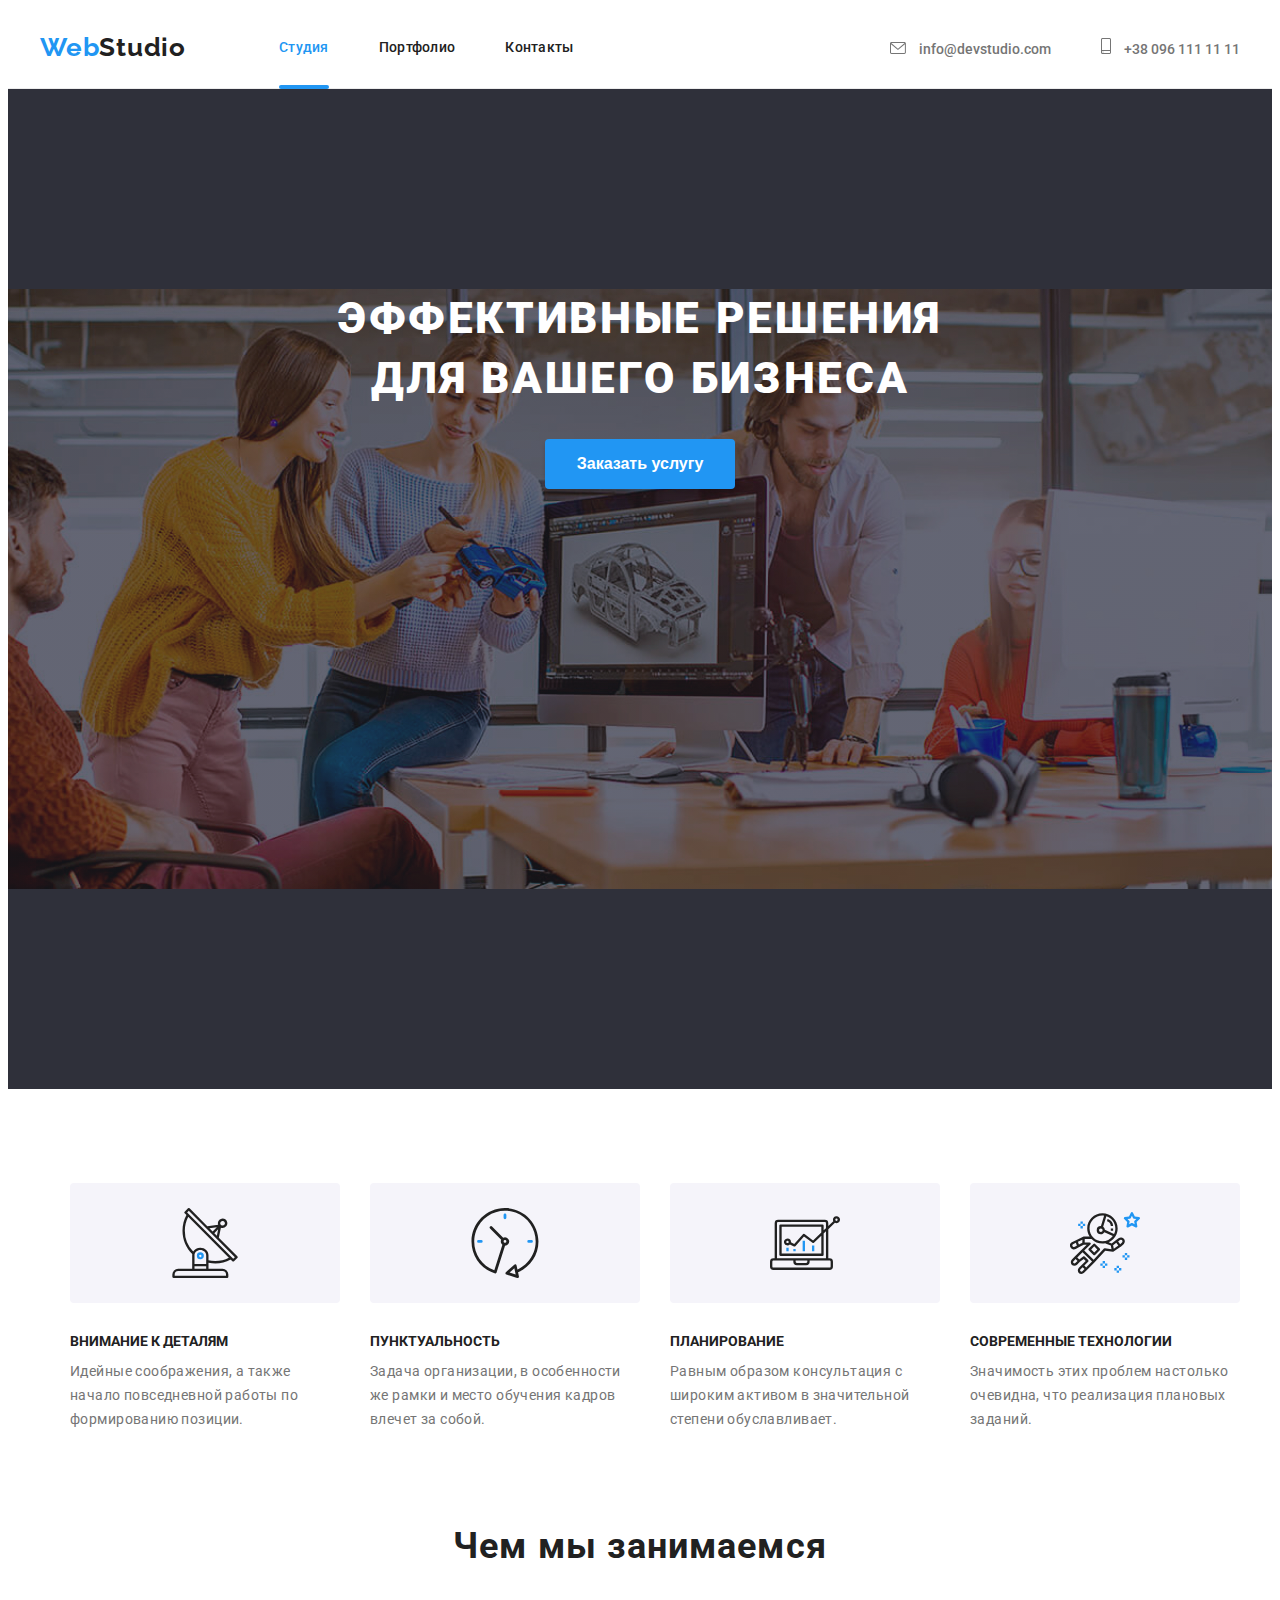
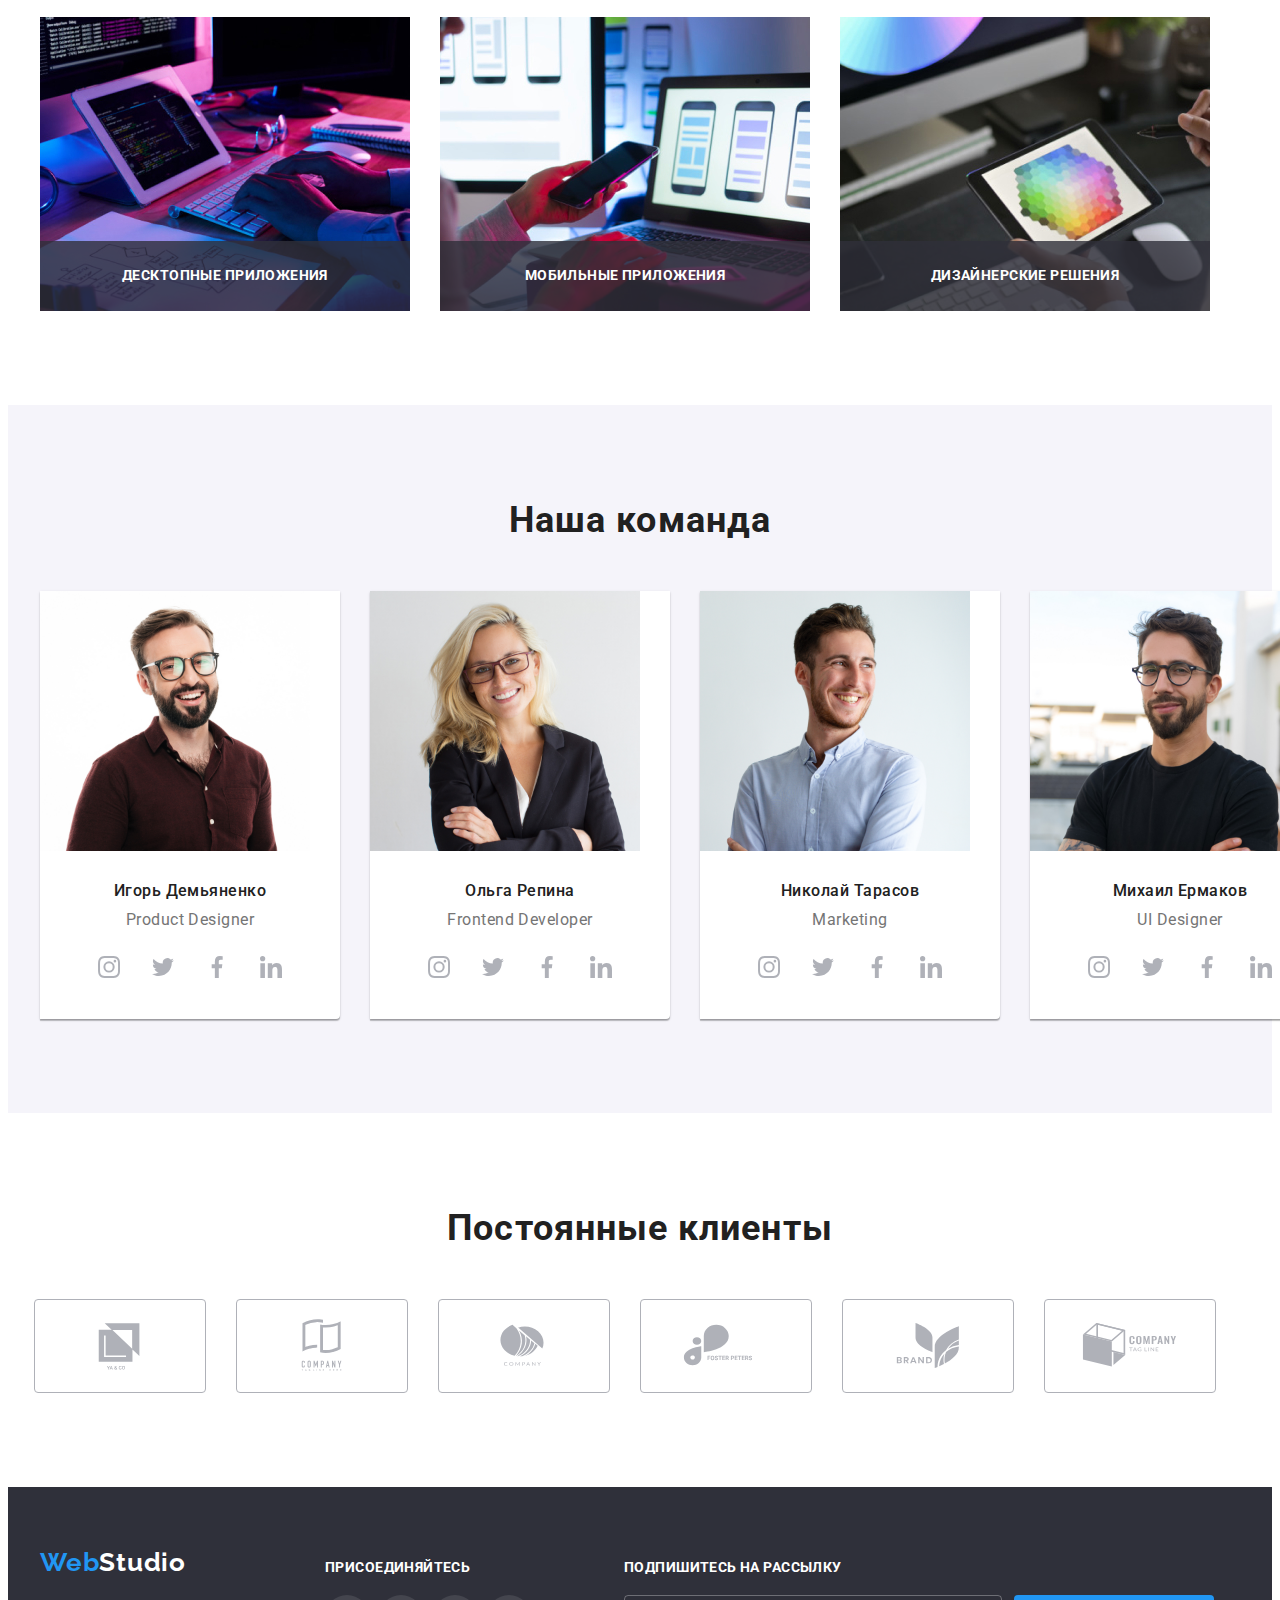
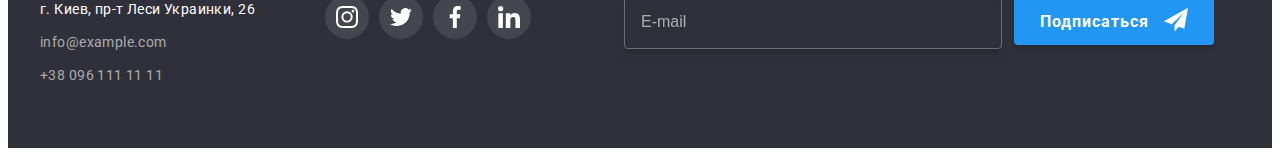
<file: index.html>
<!DOCTYPE html>
<html lang="ru">

    <head>
    <meta charset="UTF-8">
    <meta http-equiv="X-UA-Compatible" content="IE=edge">
    <meta name="viewport" content="width=device-width, initial-scale=1.0">
    <title>Document</title>

    <link rel="preconnect" href="https://fonts.googleapis.com" />
    <link rel="preconnect" href="https://fonts.gstatic.com" crossorigin />
    <link
        href="https://fonts.googleapis.com/css2?family=Raleway:wght@700&family=Roboto:wght@400;500;700;900&display=swap"
        rel="stylesheet" />

    <link rel="stylesheet" href="https://cdnjs.cloudflare.com/ajax/libs/modern-normalize/1.1.0/modern-normalize.min.css"
            integrity="sha512-wpPYUAdjBVSE4KJnH1VR1HeZfpl1ub8YT/NKx4PuQ5NmX2tKuGu6U/JRp5y+Y8XG2tV+wKQpNHVUX03MfMFn9Q=="
            crossorigin="anonymous" referrerpolicy="no-referrer" />
    
     <link rel="stylesheet" href="./css/styles.css" />
     <link rel="stylesheet" href="./images/icons.svg" />
    <link rel="stylesheet" href="./jc/modal.js" />
   
    </head>

    <body>
        <!--Шапка-->
    <header class="page-header">
        <!--Навигация-->
       <div class="container">
        <nav class="header-nav">
            <a href="./index.html" class="logo" lang="en">
                <span class="text-accent-logo">Web</span><span class="text-logo">Studio</span>
            </a>
            <ul class="nav-link">
                <li class="nav-itam"><a href="./index.html" class="link text-accent">Студия</a></li>
                <li class="nav-itam"> <a href="./portfolio.html" class="link">Портфолио</a></li>
                <li class="nav-itam"><a href="" class="link">Контакты</a></li>
            </ul>
        
        <ul class="contacts contacts-header">
            <li class="contact-list">
               
                <a href="mailto:info@devstudio.com" class="contacts contacts-link-header">
                    <svg class="mail-icon" width="16" height="12">
                        <use href="./images/icons.svg#icon-envelope"></use>
                    </svg>
                    info@devstudio.com
                </a>
            
            </li>
                <li class="contact-list">
                   
                <a href="tel:+380961111111" class="contacts contacts-link-header">
                    <svg class="phone-icon" width="10" height="16">
                        <use href="./images/icons.svg#icon-smartphone"></use>
                    </svg>
                    +38 096 111 11 11
                </a>
       
        </li>
            </ul>
        </nav>
        </div>
    </header>
    <main>
        <!-- Заказ услуг -->
        <section class="hero-section">
           
            <div class="container">
            <h1 class="text-hero">Эффективные решения для вашего бизнеса</h1>
            <button class="button-order" type="button" data-modal-open>Заказать услугу</button>
            <!--Модалка-->
            <div class="backdrop is-hidden" data-modal>
                <div class="modal">
                    <button class="btn-close" type="button" data-modal-close>
                        <svg class="btn-close-icone" width="18" height="18">
                            <use href="./images/icons/decoration /close.svg#icon-close"></use>
                        </svg>
                       
                    </button>
                    <p class="modal-text">
                    Оставьте свои данные, мы вам перезвоним
                    </p>
                    <form class="form" autocomplete="off">
                        <ul class="form-field">
                            <li class="form-field">
                            <label for="name" class="form-label">Имя</label>
                                <input type="text" class="input-text" name="name" />
                                <span class="form-icon">
                                <svg class="name-icon" width="18" height="18">
                                    <use href="./images/icons.svg#icon-person"></use>
                                </svg>
                                </span>
                            </li>
                       <li class="form-field">
                            <label for="tel" class="form-label">Телефон</label>
                                <input type="text" class="input-text" name="tel" />
                                <span class="form-icon">
                                <svg class="tel-icon" width="18" height="18">
                                    <use href="./images/icons.svg#icon-phonemodal"></use>
                                </svg>
                                </span>
                            </li>
                        <li class="form-field">
                            <label for="email" class="form-label">Почта</label>
                            <input type="text" class="input-text" name="email" />
                               <span class="form-icon"> 
                                   <svg class="email-icon" width="18" height="18">
                                    <use href="./images/icons.svg#icon-emailmodal"></use>
                                 </svg>
                                </span>
                            </li>
                        <li class="form-field">
                            <label for="comment" class="form-label">Комментарий</label>
                            <textarea class="comment-input" name="comment" id="comment"  rows="5" placeholder="Введите текст"></textarea>
                        </li>
                        </ul>
                        <div class="form-policy">
                            <label for="policy" class="form-agree">
                            <input class="checkbox-hidden" type="checkbox" name="policy" id="policy" />
                            <span class="policy-icon">
                            <svg class="check-icon" width="16" height="16">
                                <use href="./images/icons.svg#icon-check"></use>
                            </svg>
                            </span>
                            <p class="check-agree">Соглашаюсь с рассылкой и принимаю <a class="policy-link" href="./"> Условия
                                    договора</a>
                                </p>
                            
                        </label>
                        </div>
                        <button class="button modal-btn"type="submit">Отправить</button>
                   
                    </form>
                </div>
            </div>
        </div>
        </section>
        <!-- <h2>Особенности</h2> -->
        <section class="special-features section">
           
            <div class="container">
                <ul class="feature-list">
                <li class="feature-item">
                    <div class="icon-wrapper">
                        <svg class="icon" width="70" height="70">
                            <use href="./images/icons.svg#icon-antenna"></use>
                        </svg>
                    </div>
                    <h3 class="feature feature-item">Внимание к деталям</h3>
                    <p class="feature-text">Идейные соображения, а также начало повседневной работы по формированию
                        позиции.</p>
                </li>
                <li class="feature-item">
                    <div class="icon-wrapper">
                        <svg class="icon" width="70" height="70">
                            <use href="./images/icons.svg#icon-clock"></use>
                        </svg>
                    </div>
                    <h3 class="feature feature-item">Пунктуальность</h3>
                    <p class="feature-text">Задача организации, в особенности же рамки и место обучения кадров влечет
                        за собой.</p>
                </li>
                <li class="feature-item">
                    <div class="icon-wrapper">
                        <svg class="icon" width="70" height="70">
                            <use href="./images/icons.svg#icon-diagram"></use>
                        </svg>
                        </div>
                    <h3 class="feature feature-item">Планирование</h3>
                    <p class="feature-text">Равным образом консультация с широким активом в значительной степени
                        обуславливает.</p>
                </li>
                <li class="feature-item">
                    <div class="icon-wrapper">
                        <svg class="icon" width="70" height="70">
                            <use href="./images/icons.svg#icon-astronaut"></use>
                        </svg>
                        </div>
                    <h3 class="feature feature-item">Современные технологии</h3>
                    <p class="feature-text">Значимость этих проблем настолько очевидна, что реализация плановых
                        заданий.</p>
                </li>
            </ul>
            </div>
            
        </section>
        <!--Чем занимаются-->
        <section class="section-title section">
            
            <div class="container">
                <h2 class="title">Чем мы занимаемся</h2>
                <ul class="box-cards">
                    <li class="box">
                        <img class="card-img" src="./images/img.jpg" alt="верстка" width="370">
                    <div class="box-caption">
                        <p class="paragraph">Десктопные приложения</p>
                    </div>
                    </li>
                    <li class="box">
                        <img class="card-img" src="./images/img-2.jpg" alt="разработка мобильного приложения" width="370">
                    <div class="box-caption">
                        <p class="paragraph">Мобильные приложения</p>
                    </div>
                    </li>
                    <li class="box">
                        <img class="card-img" src="./images/img-3.jpg" alt="палитра цвета для дизайна" width="370">
                    <div class="box-caption">
                        <p class="paragraph">Дизайнерские решения</p>
                    </div>
                    </li>
                </ul>
            </div>
        </section>
        <!--Наша команда-->
        <section class="team section">
            <div class="container">
                <h2 class="title">Наша команда</h2>
                <ul class="team-cards">
                    <li class="team-card">
                        
                        <img class="card-img" src="./images/img-4.jpg" alt="Игорь Демьяненко" width="270">
                        <div class="cards-text">
                        <h3 class="subtitle-1">Игорь Демьяненко</h3>
                        <p class="description-1"><span lang="en">Product Designer</span></p>
                        <div class="social-wrapper">
                            <ul class="social-list unmarked-list">
                                <li class="itam">
                                    <a href="https://www.instagram.com" class="social-link" target="_blank" rel="noopener noreferrer">
                                            <svg class="social-icon">
                                                <use href="./images/icons.svg#icon-instagramgray"></use>
                                                </svg>
                                    </a>
                                </li>
                                <li class="itam">
                                    <a href="https://twitter.com" class="social-link" target="_blank" rel="noopener noreferrer">
                                        <svg class="social-icon">
                                            <use href="./images/icons.svg#icon-twittergray">
                                            </use>
                                        </svg>
                                    </a>
                                </li>
                                <li class="itam">
                                    <a href="https://www.facebook.com" class="social-link" target="_blank" rel="noopener noreferrer">
                                        <svg class="social-icon">
                                            <use href="./images/icons.svg#icon-facebookgray"></use>
                                            </svg>
                                            </a>
                                            </li>

                                            <li class="itam">
                                                <a href="https://www.linkedin.com" class="social-link" target="_blank" rel="noopener noreferrer">
                                                    <svg class="social-icon">
                                                        <use href="./images/icons.svg#icon-linkedingray"></use>
                                                        </svg>
                                                        </a>
                                                        </li>
                                                       
                            </ul>
                            </div>
                    </div>
                    </li>
                    <li class="team-card">
                        
                        <img class="card-img" src="./images/img-5.jpg" alt="Ольга Репина" width="270">
                        <div class="cards-text">
                        <h3 class="subtitle-1">Ольга Репина</h3>
                        <p class="description-1"><span lang="en">Frontend Developer</span></p>
                    <div class="social-wrapper">
                        <ul class="unmarked-list social-list">
                            <li class="itam">
                                <a href="https://www.instagram.com" class="social-link" target="_blank" rel="noopener noreferrer">
                                    <svg class="social-icon" width="44" height="44">
                                        <use href="./images/icons.svg#icon-instagramgray"></use>
                                    </svg>
                                </a>
                            </li>
                            <li class="itam">
                                <a href="https://twitter.com" class="social-link" target="_blank" rel="noopener noreferrer">
                                    <svg class="social-icon" width="44" height="44">
                                        <use href="./images/icons.svg#icon-twittergray">
                                        </use>
                                    </svg>
                                </a>
                            </li>
                            <li class="itam">
                                <a href="https://www.facebook.com" class="social-link" target="_blank" rel="noopener noreferrer">
                                    <svg class="social-icon" width="44" height="44">
                                        <use href="./images/icons.svg#icon-facebookgray"></use>
                                    </svg>
                                </a>
                            </li>
                    
                            <li class="itam">
                                <a href="https://www.linkedin.com" class="social-link" target="_blank" rel="noopener noreferrer">
                                    <svg class="social-icon" width="44" height="44">
                                        <use href="./images/icons.svg#icon-linkedingray"></use>
                                    </svg>
                                </a>
                            </li>
                    
                        </ul>
                    </div>
                    </div>
                    </li>
                    <li class="team-card">
                       
                        <img class="card-img" src="./images/img-6.jpg" alt="Николай Тарасов" width="270">
                        <div class="cards-text">
                        <h3 class="subtitle-1">Николай Тарасов</h3>
                        <p class="description-1"><span lang="en">Marketing</span></p>
                    <div class="social-wrapper">
                        <ul class="unmarked-list social-list">
                            <li class="itam">
                                <a href="https://www.instagram.com" class="social-link" target="_blank" rel="noopener noreferrer">
                                    <svg class="social-icon" width="44" height="44">
                                        <use href="./images/icons.svg#icon-instagramgray"></use>
                                    </svg>
                                </a>
                            </li>
                            <li class="itam">
                                <a href="https://twitter.com" class="social-link" target="_blank" rel="noopener noreferrer">
                                    <svg class="social-icon" width="44" height="44">
                                        <use href="./images/icons.svg#icon-twittergray">
                                        </use>
                                    </svg>
                                </a>
                            </li>
                            <li class="itam">
                                <a href="https://www.facebook.com" class="social-link" target="_blank" rel="noopener noreferrer">
                                    <svg class="social-icon" width="44" height="44">
                                        <use href="./images/icons.svg#icon-facebookgray"></use>
                                    </svg>
                                </a>
                            </li>
                    
                            <li class="itam">
                                <a href="https://www.linkedin.com" class="social-link" target="_blank" rel="noopener noreferrer">
                                    <svg class="social-icon" width="44" height="44">
                                        <use href="./images/icons.svg#icon-linkedingray"></use>
                                    </svg>
                                </a>
                            </li>
                    
                        </ul>
                    </div>
                    </div>
                    </li>
                    <li class="team-card">
                       
                        <img class="card-img" src="./images/img-7.jpg" alt="Михаил Ермаков" width="270">
                         <div class="cards-text">
                        <h3 class="subtitle-1">Михаил Ермаков</h3>
                        <p class="description-1"><span lang="en">UI Designer</span></p>
                    <div class="social-wrapper">
                        <ul class="unmarked-list social-list">
                            <li class="itam">
                                <a href="https://www.instagram.com" class="social-link" target="_blank" rel="noopener noreferrer">
                                    <svg class="social-icon" width="44" height="44">
                                        <use href="./images/icons.svg#icon-instagramgray"></use>
                                    </svg>
                                </a>
                            </li>
                            <li class="itam">
                                <a href="https://twitter.com" class="social-link" target="_blank" rel="noopener noreferrer">
                                    <svg class="social-icon" width="44" height="44">
                                        <use href="./images/icons.svg#icon-twittergray">
                                        </use>
                                    </svg>
                                </a>
                            </li>
                            <li class="itam">
                                <a href="https://www.facebook.com" class="social-link" target="_blank" rel="noopener noreferrer">
                                    <svg class="social-icon" width="44" height="44">
                                        <use href="./images/icons.svg#icon-facebookgray"></use>
                                    </svg>
                                </a>
                            </li>
                    
                            <li class="itam">
                                <a href="https://www.linkedin.com" class="social-link" target="_blank" rel="noopener noreferrer">
                                    <svg class="social-icon" width="44" height="44">
                                        <use href="./images/icons.svg#icon-linkedingray"></use>
                                    </svg>
                                </a>
                            </li>
                    
                        </ul>
                    </div>
                    </div>
                    </li>
                </ul>
            </div>
        </section>
        <!--Клиенты-->
        <section class="client section">
            <div class="container">
                <h2 class="title">Постоянные клиенты</h2>
                <ul class="list-clients unmarked-list">
                    <li class="itam">
                        <a href="./" class="client-link" target="_blank" rel="noopener noreferrer">
                            <svg class="client-icon" width="106" height="60">
                                <use href="./images/icons.svg#icon-yaco"></use>
                            </svg>
                        </a>
                    </li>

                    <li class="itam">
                        <a href="./" class="client-link" target="_blank" rel="noopener noreferrer">
                            <svg class="client-icon" width="106" height="60">
                                <use href="./images/icons.svg#icon-twopaper"></use>
                            </svg>
                        </a>
                     </li>

                    <li class="itam">
                        <a href="./" class="client-link" target="_blank" rel="noopener noreferrer">
                            <svg class="client-icon" width="106" height="60">
                                <use href="./images/icons.svg#icon-circlecompany"></use>
                            </svg>
                        </a>
                    </li>

                    <li class="itam">
                        <a href="./" class="client-link" target="_blank" rel="noopener noreferrer">
                            <svg class="client-icon" width="106" height="60">
                                <use href="./images/icons.svg#icon-fosterfocus"></use>
                            </svg>
                        </a>
                    </li>

                    <li class="itam">
                        <a href="./" class="client-link" target="_blank" rel="noopener noreferrer">
                            <svg class="client-icon" width="106" height="60">
                                <use href="./images/icons.svg#icon-brand"></use>
                            </svg>
                        </a>
                    </li>
                    <li class="itam">
                        <a href="./" class="client-link" target="_blank" rel="noopener noreferrer">
                            <svg class="client-icon" width="106" height="60">
                                <use href="./images/icons.svg#icon-cube"></use>
                            </svg>
                        </a>
                    </li>
                </ul>
            </div>
        </section>
    </main>
    <!--Футер-->
    <footer class="footer">
      
        <div class="container">
            <div class="adress-container">
            <a href="./index.html" class="logo" lang="en">
                <span class="text-accent-logo">Web</span><span class="text-logo clear-link-text-accent">Studio</span>
            </a>
            <address class="footer-adress">
                <ul class="contacts footer-contacts">
                    <li class="item-adress-geo">
                        <a class="contacts-link clear-link-text-accent" href="https://bit.ly/3pXMvUd" target="_blank" rel="noopener noreferrer">г.
                            Киев, пр-т
                            Леси Украинки, 26</a> </li>
                    <li class="item-adress-mail">
                        <a class="contacts-link footer-mail" href="mailto:info@devstudio.com">info@example.com</a> </li>
                    <li class="item-adress-phone">
                        <a class="contacts-link footer-phone" href="tel:+380961111111">+38 096 111 11 11</a> </li>
                </ul>
            </address>
        </div>
        <div class="follow-us-container">
            <h2 class="subtitle-1">ПРИСОЕДИНЯЙТЕСЬ</h2>
                <ul class="unmarked-list social-list">
                    <li class="itam">
                        <a href="https://www.instagram.com" class="social-link" target="_blank" rel="noopener noreferrer">
                            <svg class="social-icon" width="44" height="44">
                                <use href="./images/icons.svg#icon-instagramgray"></use>
                            </svg>
                        </a>
                    </li>
                    <li class="itam">
                        <a href="https://twitter.com" class="social-link" target="_blank" rel="noopener noreferrer">
                            <svg class="social-icon" width="44" height="44">
                                <use href="./images/icons.svg#icon-twittergray">
                                </use>
                            </svg>
                        </a>
                    </li>
                    <li class="itam">
                        <a href="https://www.facebook.com" class="social-link" target="_blank" rel="noopener noreferrer">
                            <svg class="social-icon" width="44" height="44">
                                <use href="./images/icons.svg#icon-facebookgray"></use>
                            </svg>
                        </a>
                    </li>
                
                    <li class="itam">
                        <a href="https://www.linkedin.com" class="social-link" target="_blank" rel="noopener noreferrer">
                            <svg class="social-icon" width="44" height="44">
                                <use href="./images/icons.svg#icon-linkedingray"></use>
                            </svg>
                        </a>
                    </li>
                
                </ul>

        </div>
     
            <form class="form-email">
                <h2 class="text-subscribe">Подпишитесь на рассылку</h2>
                
                <input class="user-email input-text" type="email" name="email" id="user-email" placeholder="E-mail" required />

                <button class="button form-btn" type="submit">Подписаться
                    <svg class="submit-icon" width="24" height="24">
                        <use href="./images/icons.svg#icon-send">
                        </use>
                    </svg>
                </button>
            </form>
    
        </div>
    </footer>
    <script src="./jc/modal.js"></script>
    </body>
</html>
</file>
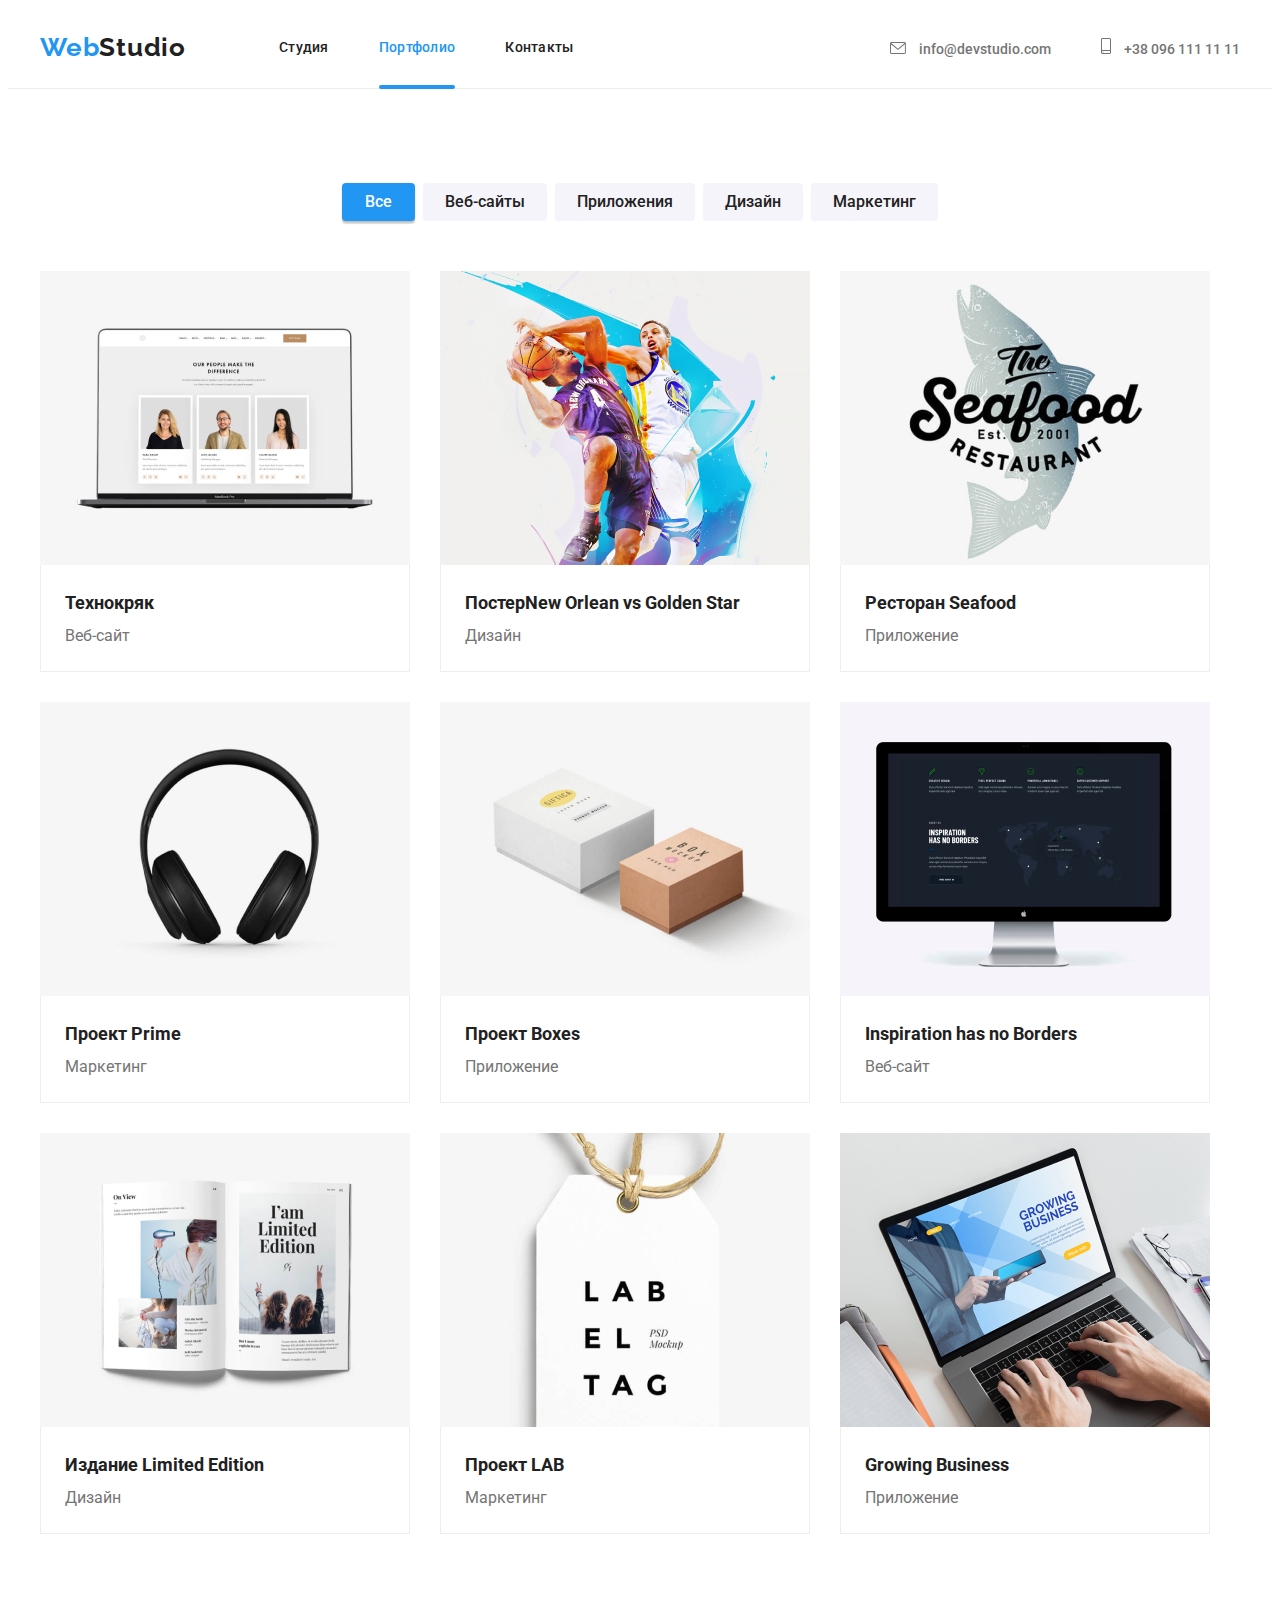
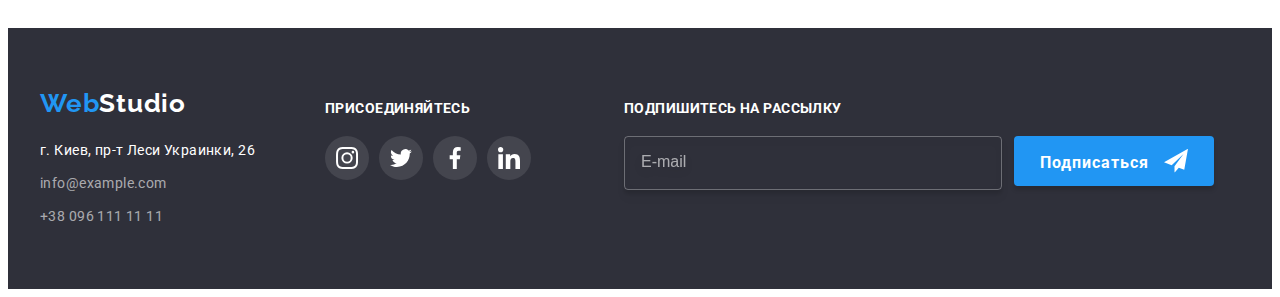
<file: portfolio.html>
<!DOCTYPE html>
<html lang="ru">
<head>
    <meta charset="UTF-8">
    <meta http-equiv="X-UA-Compatible" content="IE=edge">
    <meta name="viewport" content="width=device-width, initial-scale=1.0">
    <title>Document</title>

    <link rel="preconnect" href="https://fonts.googleapis.com" />
    <link rel="preconnect" href="https://fonts.gstatic.com" crossorigin />
    <link href="https://fonts.googleapis.com/css2?family=Raleway:wght@700&family=Roboto:wght@400;500;700;900&display=swap"
        rel="stylesheet" />
    

<link rel="stylesheet" href="https://cdnjs.cloudflare.com/ajax/libs/modern-normalize/1.1.0/modern-normalize.min.css"
    integrity="sha512-wpPYUAdjBVSE4KJnH1VR1HeZfpl1ub8YT/NKx4PuQ5NmX2tKuGu6U/JRp5y+Y8XG2tV+wKQpNHVUX03MfMFn9Q=="
    crossorigin="anonymous" referrerpolicy="no-referrer" />
    
    <link rel="stylesheet" href="./css/styles.css" />

</head>
<body>
    <!--Шапка-->
    <header class="page-header">
      
        <div class="container">
            <nav class="header-nav">
                <a href="./index.html" class="logo" lang="en">
                    <span class="text-accent-logo">Web</span><span class="text-logo">Studio</span>
                </a>
                <ul class="nav-link">
                    <li class="nav-itam"><a href="./index.html" class="link">Студия</a></li>
                    <li class="nav-itam"> <a href="./portfolio.html" class="link text-accent">Портфолио</a></li>
                    <li class="nav-itam"><a href="" class="link">Контакты</a></li>
                </ul>
    
                <ul class="contacts contacts-header">
                    <li class="contact-list">
                
                        <a href="mailto:info@devstudio.com" class="contacts contacts-link-header">
                            <svg class="mail-icon" width="16" height="12">
                                <use href="./images/icons.svg#icon-envelope"></use>
                            </svg>
                            info@devstudio.com
                        </a>
                
                    </li>
                    <li class="contact-list">
                
                        <a href="tel:+380961111111" class="contacts contacts-link-header">
                            <svg class="phone-icon" width="10" height="16">
                                <use href="./images/icons.svg#icon-smartphone"></use>
                            </svg>
                            +38 096 111 11 11
                        </a>
                
                    </li>
                </ul>
            </nav>
        </div>
    </header>
    <main>
        <!--Портфолио-->
        <section class="section-portfolio section">
            <div class="container">
                <h1 hidden>Портфолио</h1>
                <!--Фильтр-->
                <ul class="filter-list">
                    <li class="filter-all item ">
                        <button class="button-active filter-btn" type="button">Все</button></li>
                    <li class="filter-all-sites item">
                        <button class="button filter-btn" type="button">Веб-сайты</button></li>
                    <li class="filter-annexes item">
                        <button class="button filter-btn" type="button">Приложения</button></li>
                    <li class="filter-design item">
                        <button class="button filter-btn" type="button">Дизайн</button></li>
                    <li class="filter-marketing item">
                        <button class="button filter-btn" type="button">Маркетинг</button></li>
                </ul>
                <!--Карточки-->
                <ul class="portfolio-cards">
                    <li class="card">
                        <a class="card-link" href="./">
                            <div class="img-wrapper">
                            <img class="card-img" src="./images/img-8.jpg" alt="компьютер-фото-команды" width="370">
                        <div class="card-link-overlay">
                            <p class="overlay-text">Ресурс предлагает комплексные предложения с разным уровнем функционала и сервисов. Все это позволит посетителю получить
                            исчерпывающие сведения о компании или частном лице.</p>
                        </div>    
                        </div>
                            <div class="card-text">
                                <h2 class="subtitle">Технокряк</h2>
                            <p class="description">Веб-сайт</p>
                            </div>
                        </a>
                    </li>
                    <li class="card">
                        <a class="card-link" href="./">
                            <div class="img-wrapper">
                            <img class="card-img" src="./images/img-9.jpg" alt="постер-с-баскетболистами" width="370">
                            <div class="card-link-overlay">
                                <p class="overlay-text">Ресурс предлагает комплексные предложения с разным уровнем функционала и сервисов. Все это позволит посетителю получить
                                исчерпывающие сведения о компании или частном лице.</p>
                            </div>
                        </div>
                            <div class="card-text">
                                <h2 class="subtitle">Постер<span lang="en">New Orlean vs Golden Star</span></h2>
                                <p class="description">Дизайн</p>
                            </div>
                        </a>
                    </li>
                    <li class="card">
                        <a class="card-link" href="./">
                            <div class="img-wrapper">
                            <img class="card-img" src="./images/img-16.jpg" alt="логотип-на-фоне-рыбы" width="370">
                            <div class="card-link-overlay">
                                <p class="overlay-text">Ресурс предлагает комплексные предложения с разным уровнем функционала и сервисов. Все это позволит посетителю получить
                                исчерпывающие сведения о компании или частном лице.</p>
                            </div>
                        </div>
                            <div class="card-text">
                                <h2 class="subtitle">Ресторан <span lang="en">Seafood</span></h2>
                                <p class="description">Приложение</p>
                            </div>
                        </a>
                    </li>
                    <li class="card">
                        <a class="card-link" href="./">
                            <div class="img-wrapper">
                            <img class="card-img" src="./images/img-10.jpg" alt="наушники-на-белом-фоне" width="370">
                        <div class="card-link-overlay">
                            <p class="overlay-text">Ресурс предлагает комплексные предложения с разным уровнем функционала и сервисов. Все это позволит посетителю получить
                            исчерпывающие сведения о компании или частном лице.</p>
                        </div>
                        </div>
                            <div class="card-text">
                                <h2 class="subtitle">Проект <span lang="en">Prime</span></h2>
                                <p class="description">Маркетинг</p>
                           </div>
                        </a>
                    </li>
                    <li class="card">
                        <a class="card-link" href="./">
                            <div class="img-wrapper">
                            <img class="card-img" src="./images/img-11.jpg" alt="белая-и-коричневая-коробки" width="370">
                        <div class="card-link-overlay">
                            <p class="overlay-text">Ресурс предлагает комплексные предложения с разным уровнем функционала и сервисов. Все это позволит посетителю получить
                            исчерпывающие сведения о компании или частном лице.</p>
                        </div>
                        </div>
                            <div class="card-text">
                                <h2 class="subtitle">Проект <span lang="en">Boxes</span></h2>
                            <p class="description">Приложение</p>
                            </div>
                        </a>
                    </li>
                    <li class="card">
                        <a class="card-link" href="./">
                            <div class="img-wrapper">
                            <img class="card-img" src="./images/img-12.jpg" alt="монитор-с-картой-мира" width="370">
                        <div class="card-link-overlay">
                            <p class="overlay-text">Ресурс предлагает комплексные предложения с разным уровнем функционала и сервисов. Все это позволит посетителю получить
                            исчерпывающие сведения о компании или частном лице.</p>
                        </div>
                        </div>
                            <div class="card-text">
                            <h2 class="subtitle"><span lang="en">Inspiration has no Borders</span></h2>
                            <p class="description">Веб-сайт</p>
                            </div>
                        </a>
                    </li>
                    <li class="card">
                        <a class="card-link" href="./">
                            <div class="img-wrapper">
                            <img class="card-img" src="./images/img-13.jpg" alt="раскрытый-журнал" width="370">
                        <div class="card-link-overlay">
                            <p class="overlay-text">Ресурс предлагает комплексные предложения с разным уровнем функционала и сервисов. Все это позволит посетителю получить
                            исчерпывающие сведения о компании или частном лице.</p>
                        </div>
                        </div>
                            <div class="card-text">
                            <h2 class="subtitle">Издание <span lang="en">Limited Edition</span></h2>
                            <p class="description">Дизайн</p>
                            </div>
                        </a>
                    </li>
                    <li class="card">
                        <a class="card-link" href="./">
                            <div class="img-wrapper">
                            <img class="card-link" src="./images/img-14.jpg" alt="белая-бирка-с-черными-буквами-и-коричневой-веревкой"
                                width="370">
                            <div class="card-link-overlay">
                                <p class="overlay-text">Ресурс предлагает комплексные предложения с разным уровнем функционала и сервисов. Все это позволит посетителю получить
                                исчерпывающие сведения о компании или частном лице.</p>
                            </div>
                            </div>
                                <div class="card-text">
                                    <h2 class="subtitle">Проект <span lang="en">LAB</span></h2>
                                    <p class="description">Маркетинг</p>
                                </div>
                            
                        </a>
                    </li>
                    <li class="card">
                        <a class="card-link" href="./">
                            <div class="img-wrapper">
                            <img class="card-img" src="./images/img-15.jpg" alt="ноутбук-с-бизнес-идеей" width="370">
                        <div class="card-link-overlay">
                            <p class="overlay-text">Ресурс предлагает комплексные предложения с разным уровнем функционала и сервисов. Все это позволит посетителю получить
                            исчерпывающие сведения о компании или частном лице.</p>
                        </div>
                        </div>
                            <div class="card-text">
                            <h2 class="subtitle"><span lang="en">Growing Business</span></h2>
                            <p class="description">Приложение</p>
                            </div>
                        </a>
                    </li>
                </ul>
            </div>
        </section>
    </main>
    <!--Футер-->
<footer class="footer">

    <div class="container">
        <div class="adress-container">
            <a href="./index.html" class="logo" lang="en">
                <span class="text-accent-logo">Web</span><span class="text-logo clear-link-text-accent">Studio</span>
            </a>
            <address class="footer-adress">
                <ul class="contacts footer-contacts">
                    <li class="item-adress-geo">
                        <a class="contacts-link clear-link-text-accent" href="https://bit.ly/3pXMvUd" target="_blank"
                            rel="noopener noreferrer">г.
                            Киев, пр-т
                            Леси Украинки, 26</a>
                    </li>
                    <li class="item-adress-mail">
                        <a class="contacts-link footer-mail" href="mailto:info@devstudio.com">info@example.com</a>
                    </li>
                    <li class="item-adress-phone">
                        <a class="contacts-link footer-phone" href="tel:+380961111111">+38 096 111 11 11</a>
                    </li>
                </ul>
            </address>
        </div>
        <div class="follow-us-container">
            <h2 class="subtitle-1">ПРИСОЕДИНЯЙТЕСЬ</h2>
            <ul class="unmarked-list social-list">
                <li class="itam">
                    <a href="https://www.instagram.com" class="social-link" target="_blank" rel="noopener noreferrer">
                        <svg class="social-icon" width="44" height="44">
                            <use href="./images/icons.svg#icon-instagramgray"></use>
                        </svg>
                    </a>
                </li>
                <li class="itam">
                    <a href="https://twitter.com" class="social-link" target="_blank" rel="noopener noreferrer">
                        <svg class="social-icon" width="44" height="44">
                            <use href="./images/icons.svg#icon-twittergray">
                            </use>
                        </svg>
                    </a>
                </li>
                <li class="itam">
                    <a href="https://www.facebook.com" class="social-link" target="_blank" rel="noopener noreferrer">
                        <svg class="social-icon" width="44" height="44">
                            <use href="./images/icons.svg#icon-facebookgray"></use>
                        </svg>
                    </a>
                </li>

                <li class="itam">
                    <a href="https://www.linkedin.com" class="social-link" target="_blank" rel="noopener noreferrer">
                        <svg class="social-icon" width="44" height="44">
                            <use href="./images/icons.svg#icon-linkedingray"></use>
                        </svg>
                    </a>
                </li>

            </ul>

        </div>

        <form class="form-email">
            <h2 class="text-subscribe">Подпишитесь на рассылку</h2>

            <input class="user-email input-text" type="email" name="email" id="user-email" placeholder="E-mail"
                required />

            <button class="button form-btn" type="submit">Подписаться
                <svg class="submit-icon" width="24" height="24">
                    <use href="./images/icons.svg#icon-send">
                    </use>
                </svg>
            </button>
        </form>

    </div>
</footer>
<script src="./jc/modal.js"></script>
</body>
</html>
</file>
<file: css/styles.css>
body {
    font-family:  "Roboto", sans-serif, "releway";
    font-style: normal;
    font-size: 14px;
    text-decoration: none;
}

.page-header {
    border-bottom: 1px solid #ECECEC;
    
}

.container {
    width: 1200px;
    margin: 0 auto;
    padding-left: 15px;
    padding-right: 15px;
}
.header-nav {
    display: flex;
    align-items: center;
}
.page-header .logo {
    margin-right: 93px;
    margin-bottom: 0;

}
.logo {
    display: block;
    color: #212121;
    font-family: Raleway,
    sans-serif;
    font-weight: 700;
    font-size: 26px;
    line-height: 31px;
    letter-spacing: 0.03em;
    text-decoration: none;
}
.section {
    padding: 94px 0;
    
}
.text-accent-logo {

    font-family: "Raleway";
    font-style: normal;
    font-weight: 700;
    font-size: 26px;
    line-height: 31px;
    color: #2196F3;
}

.text-logo {
    font-family: "Raleway";
    font-style: normal;
    font-weight: 700;
    font-size: 26px;
    line-height: 31px;
}

.nav-link {
    display: flex;
    color: #212121;
    font-weight: 500;
    font-size: 14px;
    line-height: 1.14;
    letter-spacing: 0.02em;
    list-style: none;
 
}


.text-accent::after {
    content: "";
   
    position: absolute;
    left: 0;
    bottom: -1px;
    width: 100%;
    height: 4px;
    background-color: #2196f3;
    border-radius: 2px; 
    opacity: 1;
    transition: opaciti 250ms cubic-bezier(0.4, 0, 0.2, 1);;
}


.nav-link .text-accent {
    color: #2196f3;

}
.nav-itam {
    text-decoration: none;
    position: relative;
}
.nav-itam:not(:last-child) {
    margin-right: 50px;
}

p, h1, h2, h3, h4, h5, h6, ul {
    list-style: none;
    margin: 0px;
    padding: 0px;
    font-size: 16px;
}
.link:hover,
.link:focus {
    color: #2196F3;
}

.link {
    display: block;
    padding-top: 32px;
    padding-bottom: 32px;
    color: inherit;
    text-decoration: none;

    transition: color 250ms
     cubic-bezier(0.4, 0, 0.2, 1);
}
.contacts-header {
    display: flex;
    color: #757575;
    margin-left: auto;
    align-items: flex-end;

    transition: color 250ms cubic-bezier(0.4, 0, 0.2, 1);
}

.mail-icon,
.phone-icon {
    content: '';
    display: inline-flex;
    flex-shrink: 0;
    margin-right: 10px;
    fill: currentColor;
    white-space: nowrap;
}


.contacts-link-header {
    color: #757575;
}
.contact-list:not(:last-child) {
    margin-right: 50px;
}

.contacts,
.contacts-list {
    font-weight: 500;
    font-size: 14px;
    line-height: 16px;
    text-decoration: none;
    list-style: none;
}

.contacts:hover,
.contacts:focus,
.contacts-link:hover,
.mail-icon:hover,
.mail-icon:focus,
.phone-icon:hover,
.phone-icon:focus {
    color: #2196F3;
}

.hero-section {
    padding: 200px 0;
    background-color: #2F303A;
    text-align: center;

    max-width: 1600px;
    height: 600px;
    background-image: linear-gradient(to right, 
    rgba(47, 48, 58, 0.4), rgba(47, 48, 58, 0.4)),
     url("../images/imghero.jpg");
    margin-left: auto;
    margin-right: auto;
    background-repeat: no-repeat;
    background-position: center;
}
.text-hero {
    color: #FFFFFF;
    font-weight: 900;
    font-size: 44px;
    line-height: 1.36;
    text-align: center;
    letter-spacing: 0.06em;
    text-transform: uppercase;
    margin: 0 auto 30px;
    max-width: 696px;
}
.hero-section .button-order {
    display: inline-block;
    font-weight: 700;
    font-size: 16px;
    padding: 10px 32px;
    border: none;
    line-height: 30px;
    text-align: center;
    background-color: #2196F3;
    color: #FFFFFF;
    box-shadow: 0px 4px 4px rgba(0, 0, 0, 0.15);
    border-radius: 4px;
    cursor: pointer;

    transition: background-color 250ms cubic-bezier(0.4, 0, 0.2, 1);
}
.hero-section .button-order:hover,
.hero-section .button-order:focus,
.form>.modal-btn:focus,
.form>.modal-btn:hover, 
.button>.form-btn:hover,
.button>.form-btn:focus {
    background-color: #188ce8;
}

.backdrop {
    position: fixed;
    top: 0;
    left: 0;
    width: 100%;
    height: 100%;
    background-color: rgba(0, 0, 0, 0.2);
    opacity: 1;
    z-index: 1;
    transition: opacity 250ms cubic-bezier(0.4, 0, 0.2, 1);
}

.backdrop.is-hidden {
    opacity: 0;
    pointer-events: none;
    visibility: hidden;
}

.backdrop.is-hidden .modal {
    transform: translate(-50%, -50%) scale(0.1, 0.1);
   
    
}
.modal {
    position: absolute;
    top: 50%;
    left: 50%;
    
    transform: translate(-50%, -50%) scale(1, 1);
    transition: visibility 250ms cubic-bezier(0.4, 0, 0.2, 1), transform 250ms cubic-bezier(0.4, 0, 0.2, 1);

    width: 528px;
    height: 581px;
    padding: 40px;

    background-color: #fff;
    box-shadow: 0px 1px 3px rgba(0, 0, 0, 0.12),
    0px 1px 1px rgba(0, 0, 0, 0.14),
    0px 2px 1px rgba(0, 0, 0, 0.2);
    border-radius: 4px;
    
}

.backdrop .btn-close {
    display: flex;
    align-items: center;
    justify-content: center;
    position: absolute;
    right: 8px;
    top: 8px;
    width: 30px;
    height: 30px;
    padding: 0;
    border: 1px solid #0000001a;
    border-radius: 50%;
    background-color: inherit;
    cursor: pointer;

    transition: color 250ms cubic-bezier(0.4, 0, 0.2, 1);
}

.backdrop .btn-close:hover,
.backdrop .btn-close:focus {
    color: #2196f3;
}

.modal .btn-close > .btn-close-icone {
    
    fill: currentColor;
}

.modal-text {
    font-weight: 700;
    font-size: 20px;
    line-height: 1.17;
    text-align: center;
    letter-spacing: 0.03em;
    margin-bottom: 12px;

    color: #212121;
}
.textarea {
    resize: none;
}
.form {
    display: flex;
    flex-direction: column;
    align-items: center;

}

.form-field {
    display: flex;
    flex-direction: column;
    text-align: left;
    width: 100%;
   
    position: relative;
}

.form-field .input-text:not(:last-child) {
    margin-bottom: 10px;
}
.form-label {
    display: block;
    margin-bottom: 4px;
    font-weight: 400;
    font-size: 12px;
    line-height: 1.16;
   
    letter-spacing: 0.01em;
    
    color: #757575;
}
.form-field .input-text {
    display: block;
    width: 100%;
    height: 40px;
    padding-left: 42px;
    border-color: #21212133;
}

.input-text {
    border-style: solid;
    border-width: 1px;
    border-radius: 4px;
    transition: border-color 250ms cubic-bezier(0.4, 0, 0.2, 1);
}


.comment-input {
    height: 120px;
    padding: 12px 16px;
    resize: none;
    border-color: #21212133;

    height: 120px;
    border: 1px solid rgba(33, 33, 33, 0.2);
    border-radius: 4px;
}


.form-icon {
    position: absolute;
    top: 40%;
    left: 12px;

    display: inline-block;
    transition: fill 250ms cubic-bezier(0.4, 0, 0.2, 1);
}

.input-text:focus ~ .form-icon {
    fill: #2196F3;
}


.form-agree {

    text-align: left;
    display: flex;
    align-items: center;
    flex-wrap: wrap;
    margin-top: 20px;
    margin-bottom: 30px;
    
}
.checkbox-hidden {
    appearance: none;
    position: absolute;
    width: 16px;
    height: 16px;
    display: inline-flex;
    align-items: center;
    justify-content: center;
   
}



.check-icon {
   
    width: 16px;
    height: 16px;
    margin-right: 8px;
   
    border-radius: 2px;
    border: 2px solid #212121;
    background-color: #fff;
    fill: transparent;

    transition: background-color 250ms cubic-bezier(0.4, 0, 0.2, 1),
    border-width 250ms cubic-bezier(0.4, 0, 0.2, 1), fill 250ms cubic-bezier(0.4, 0, 0.2, 1);
}

.form-agree .checkbox:focus+.check-icon, 
.checkbox-hidden:checked+.policy-icon .check-icon {
    background-color: #2196F3;
    border-width: 0;
    fill: #FFFFFF;
    

}

.check-agree {
    font-weight: 400;
    font-size: 14px;
    line-height: 1.71;
   
    letter-spacing: 0.03em;
    color: #757575;
    
}

.form .policy-link {
    color: #2196F3;
}

.form>.modal-btn,
.form-email>.form-btn {
    width: 200px;
    height: 50px;
    background-color: #2196F3;
    font-weight: 700;
    font-size: 16px;
    line-height: 1.88;
   
    align-items: center;
    text-align: center;
    letter-spacing: 0.06em;
    color: #FFFFFF;;
    border-radius: 4px;
    box-shadow: 0px 4px 4px rgba(0, 0, 0, 0.15);

    transition: background-color 250ms cubic-bezier(0.4, 0, 0.2, 1);

}


.feature-list {
    display: flex;
}

.feature-list::before {
    background-image: url(../images/icons/);
    content: '';
    width: 270px;
    height: 120px;
}

.feature-list .feature-item {
    flex-basis: calc(100% / 4);
}
.feature-list .feature-item:not(:last-child){
    margin-right: 30px;
}
.feature.feature-item {
    font-weight: 700;
    font-size: 14px;
    line-height: 1.17;
    text-transform: uppercase;
    margin-bottom: 10px;
    color: #212121;
}

.icon-wrapper {
    content: '';
    display: flex;
    align-items: center;
    justify-content: center;
    width: 270px;
    height: 120px;
    margin-bottom: 30px;
    border-radius: 4px;
    background-color: #F5F4FA;
}

.feature-text {
    font-weight: 400;
    font-size: 14px;
    line-height: 24px;
    letter-spacing: 0.03em;
    color: #757575;
    
}

.section-title {
    padding-top: 0;
}
.title {
    font-weight: 700;
    font-size: 36px;
    line-height: 42px;
    text-align: center;
    letter-spacing: 0.03em;
    margin-bottom: 50px;
    color: #212121;
}

.box-cards,
.team-cards {
    display: flex;
}

.box:not(:last-child) {
    margin-right: 30px;
}

.box {
    position: relative;
    width: 370px;
}


.box-caption {
    position: absolute;
    left: 0;
    bottom: 0;
    display: flex;
    align-items: center;
    justify-content: center;
    width: 100%;
    height: 70px;
   
    color: #FFFFFF;
    background-color: rgba(47, 48, 58, 0.8);
}

.box-caption .paragraph {
   
    font-weight: 700;
    font-size: 14px;
    line-height: 1.14;
    text-align: center;
    letter-spacing: 0.03em;
    text-transform: uppercase;
}
.team-card:last-child {
    margin-right: 0px;
}
.card-img {
    display: block;
    height: auto;
    max-width: 100%;
}
.team {
    background-color: #F5F4FA;
}

 .team-card {  
    box-shadow: 0px 1px 3px rgba(0, 0, 0, 0.12),
    0px 1px 1px rgba(0, 0, 0, 0.14),
    0px 2px 1px rgba(0, 0, 0, 0.2);
    border-radius: 0px 0px 4px;
    background-color: #FFFFFF;

    margin-right: 30px;

    
}
 
.team-cards .cards-text {
    padding: 30px 15px;
    margin: 0;

    
}
.cards-text {
    width: 270px;
    text-align: center;
    letter-spacing: 0.03em;
    line-height: 19px;
    margin: 0;
}
.team-card .subtitle-1 {
    font-weight: 500;
    color: #212121;
    margin-bottom: 10px;
}
.social-list {
    display: inline-flex;
    align-items: center;
    
    justify-content: space-between;
    flex-wrap: wrap;
    margin-right: -10px;
    
}
.social-list .itam {
    margin-right: 10px;
    
    
}


.itam .social-link {
    display: flex;
    justify-content: center;
    align-items: center;
    width: 44px;
    height: 44px;
    
    fill: #AFB1B8;
    border-radius: 50%;

    transition: background-color 250ms cubic-bezier(0.4, 0, 0.2, 1), 
        fill 250ms cubic-bezier(0.4, 0, 0.2, 1);

}

.social-icon {
    width: 22px;
    height: 22px;
}

.team-card .social-list .social-link:hover,
.team-card .social-list .social-link:focus,
.footer .follow-us-container .social-link:hover,
.footer .follow-us-container .social-link:focus {
    background-color: #2196F3;
    fill: #FFF;

    
}

.list-clients {
    display: flex;
    justify-content: center;
    align-items: center;

    
}

.list-clients .item:not(:last-child) {
    margin-right: 30px;
}



.list-clients .client-link {
    display: flex;
    justify-content: center;
    align-items: center;
    width: 170px;
    height: 92px;
    border: 1px solid #afb1b8;
    border-radius: 4px;
    margin-right: 30px;
    fill: #afb1b8;

    transition: fill 250ms cubic-bezier(0.4, 0, 0.2, 1);
}

.list-clients .item {
    flex-basis: calc((100% - 30px) / 6);
}

.client .list-clients .client-link:hover,
.client .list-clients .client-link:focus {
    fill: #2196F3;
    border: 1px solid #2196F3;
}
.footer {
    padding: 60px 0;

    background-color: #2F303A;

    
}
.footer .logo {
    margin-bottom: 20px;
}


.footer-mail,
.footer-phone {
    text-decoration: none;
    font-style: normal;
}
.contacts-link {
    text-decoration: none;

    color: rgba(255, 255, 255, 0.6);

    transition: color 250ms cubic-bezier(0.4, 0, 0.2, 1);
}
.clear-link-text-accent {
    text-decoration: none;
    color: #FFFFFF;
    font-style: normal;
}


.item-adress-geo,
.item-adress-mail {
    margin-bottom: 9px;
}
.item-adress-mail,
.item-adress-phone {
    color: #ffffff99;
}
.footer-contacts {
    font-weight: 400;
    list-style: none;
    line-height: 1.71;
    letter-spacing: 0.03em;

    
}

.footer> .container {
    display: flex;
    align-items: flex-start;
}
.footer .adress-container {
    margin-right: 70px;
    
}
.footer .follow-us-container {
    padding-top: 12px;

    align-items: flex-start;
}
.footer .follow-us-container .social-link {
    background-color: rgba(255, 255, 255, 0.1);
    border-radius: 50%;
    fill: #FFFFFF;
}
.footer .subtitle-1 {
    color: #FFFFFF;
    font-weight: 700;
    font-size: 14px;
    letter-spacing: 0.03em;
    margin-bottom: 20px;
    text-transform: uppercase;
}

 .form-email {
    padding-top: 12px;
    padding-left: 93px;

}

.text-subscribe {
    font-weight: 700;
    font-size: 14px;
    line-height: 16px;
    letter-spacing: 0.03em;
    text-transform: uppercase;
    margin-bottom: 20px;
    
    color: #FFFFFF;
}

.user-email {

    
    width: 358px;
    height: 50px;
    margin-right: 12px;
    margin-bottom: 20px;
    padding-left: 16px;
    
    border: 1px solid #ffffff4d;
    
    filter: drop-shadow(0px 4px 4px rgba(0, 0, 0, 0.15));
    background-color: transparent;
    box-shadow: 0px 4px 4px 0px #00000026;
    
    color: #FFF;
   
   
}

.user-email::placeholder {
    font-size: 16px;
    line-height: 1.25;
    
    color: #ffffff99;
}

.form-email .user-email:focus {
    border-color: #2196f3;
    
}


.form-btn {
   position: absolute;
    
}

.submit-icon {
    margin-left: 10px;
   transform: translateY(20%);
    
}

.portfolio {
    padding-top: 94px;
    padding-bottom: 94px;
}

.section-portfolio .filter-list {
    display: flex;
    align-items: center;
    justify-content: center;
}

.section-portfolio .item {
    margin-right: 8px;
}

.section-portfolio .item:last-child {
    margin-right: 0px;
}

.filter-list {
    margin-bottom: 50px;
}

.filter-btn {
    padding: 6px 22px;
    border: none;
    background-color: #F5F4FA;
    border-radius: 4px;
    cursor: pointer;

}

.button,
.button-active {
    font-family: inherit;
    font-weight: 500;
    font-size: 16px;
    line-height: 1.625;
    letter-spacing: inherit;
    border-radius: 4px;
    min-width: 73px;
    padding: 6px 22px;
    background-color: #f5f4fa;
    border-width: 0px;
    color: #212121;
    transition: background-color 250ms cubic-bezier(0.4, 0, 0.2, 1), color 250ms cubic-bezier(0.4, 0, 0.2, 1);
    cursor: pointer;
}

.button-active,
.button:hover,
.button:focus {
    background-color: #2196F3;
    box-shadow: 0px 3px 1px rgba(0, 0, 0, 0.1),
        0px 1px 2px rgba(0, 0, 0, 0.08),
        0px 2px 2px rgba(0, 0, 0, 0.12);
    color: #FFFFFF;
}

.portfolio-cards {
    display: flex;
    flex-wrap: wrap;
    margin-top: calc(30px * -1);
    margin-right: calc(30px * -1);
    

}

.portfolio-cards .card-text {

    padding: 20px 24px;
    border-right: 1px solid #eee;
    border-bottom: 1px solid #eee;
    border-left: 1px solid #eee;

}




.card-link {
    display: block;
    text-decoration: none;
    font-style: normal;
    color: inherit;
   
}

.portfolio-cards .img-wrapper {
    position: relative;
    overflow: hidden;
}

.overlay-text {
    
    font-weight: 400;
    font-size: 18px;
    letter-spacing: 0.03em;
 
}
.portfolio-cards .card-link-overlay {
    
    
    position: absolute;
    top: 0;
    left: 0;
    width: 100%;
    height: 100%;
    padding: 63px 24px;
    
    line-height: 1.55;
    color: #fff;
    background-color: rgba(33, 150, 243, 0.9);
    transition: transform 250ms cubic-bezier(0.4, 0, 0.2, 1);
    transform: translateY(100%);
   
    
}

.portfolio-cards .card-link:hover .card-link-overlay,
.portfolio-cards .card-link:focus .card-link-overlay {
    transform: translateX(0%);
    
}

.portfolio-cards .card {
    margin-right: 30px;
    margin-top: 30px;
    
}

 .card-link:hover,
 .card-link:focus,
.card-link-overflow:hover,
.card-link-overflow:focus {
  
    box-shadow: 0px 1px 1px rgba(0, 0, 0, 0.12),
        0px 4px 4px rgba(0, 0, 0, 0.06),
        1px 4px 6px rgba(0, 0, 0, 0.16);

    

}
.subtitle {
    font-weight: 700;
    font-size: 18px;
    line-height: 36px;
    color: #212121;

}

.description {

    line-height: 30px;
}

.description-1 {

    line-height: 19px;
    margin-bottom: 16px;
}

.description,
.description-1 {
    font-weight: 400;
    font-size: 16px;
    color: #757575;

}
</file>
